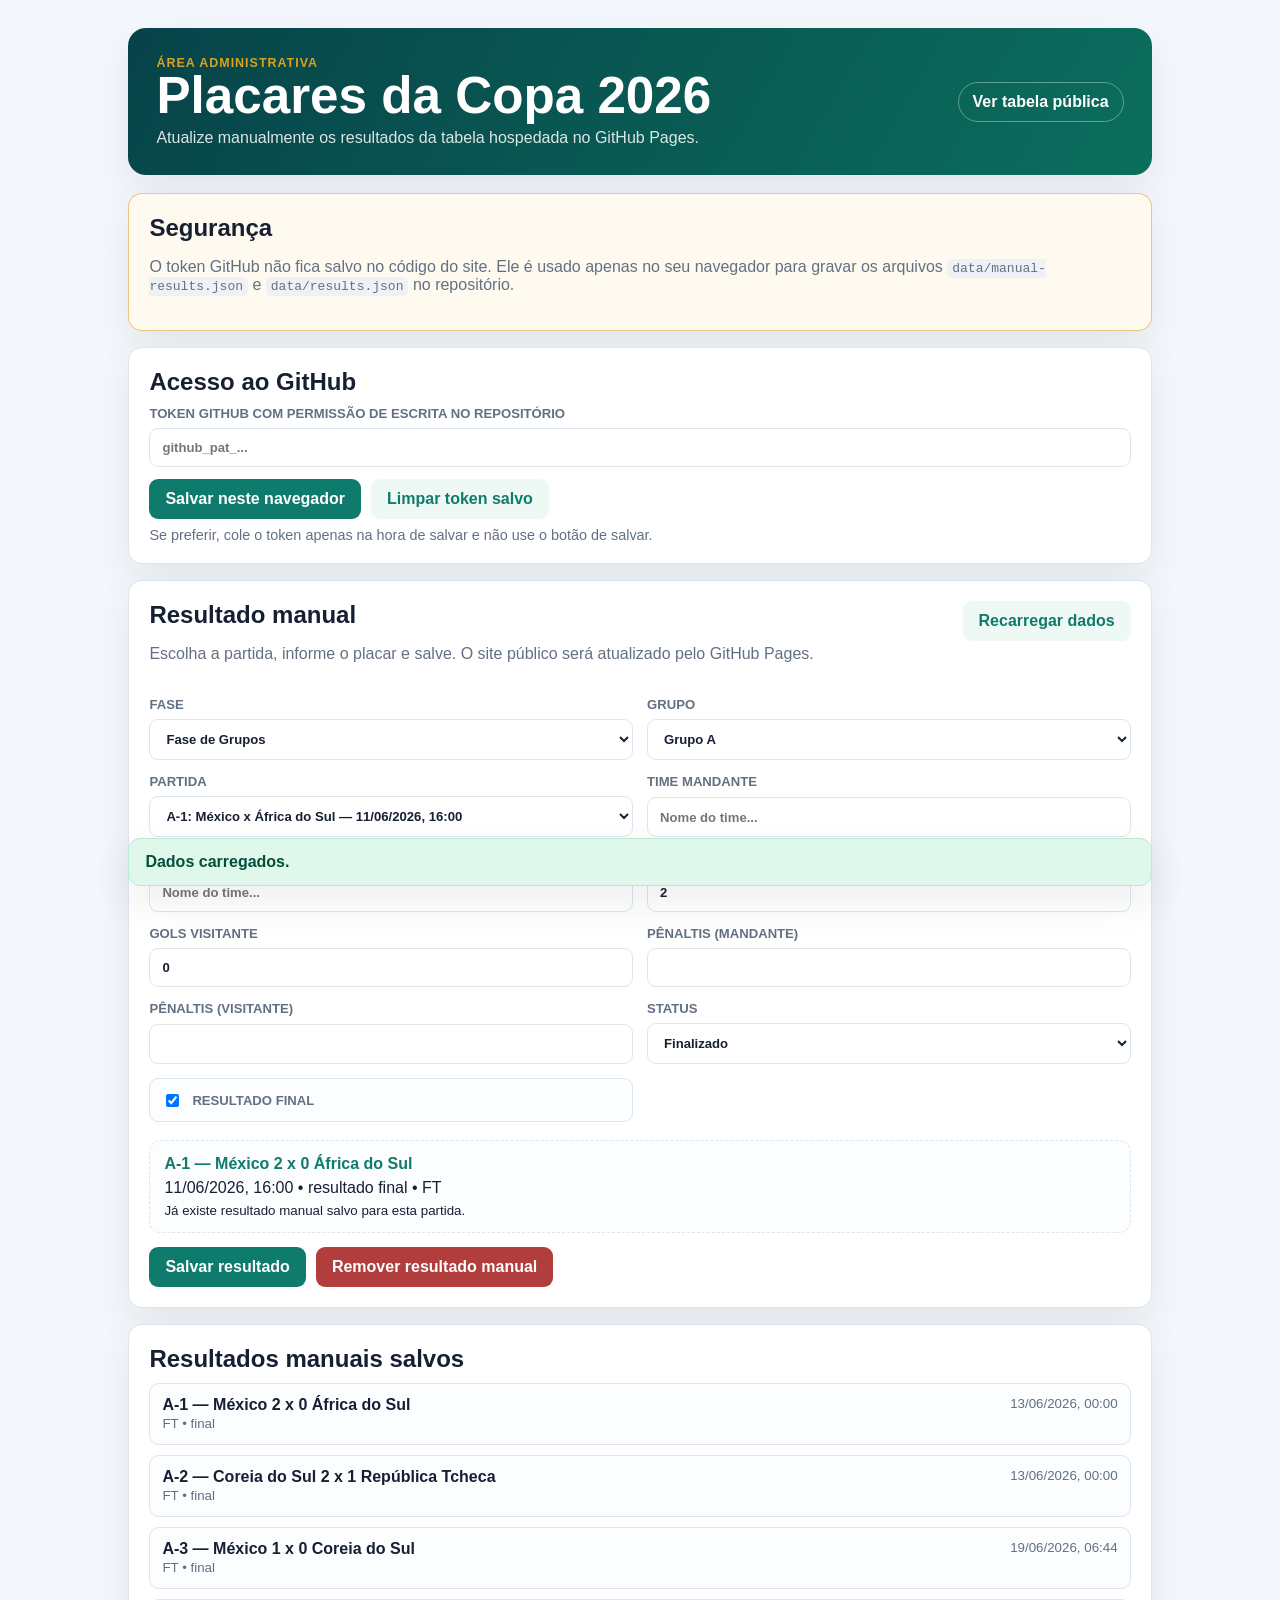
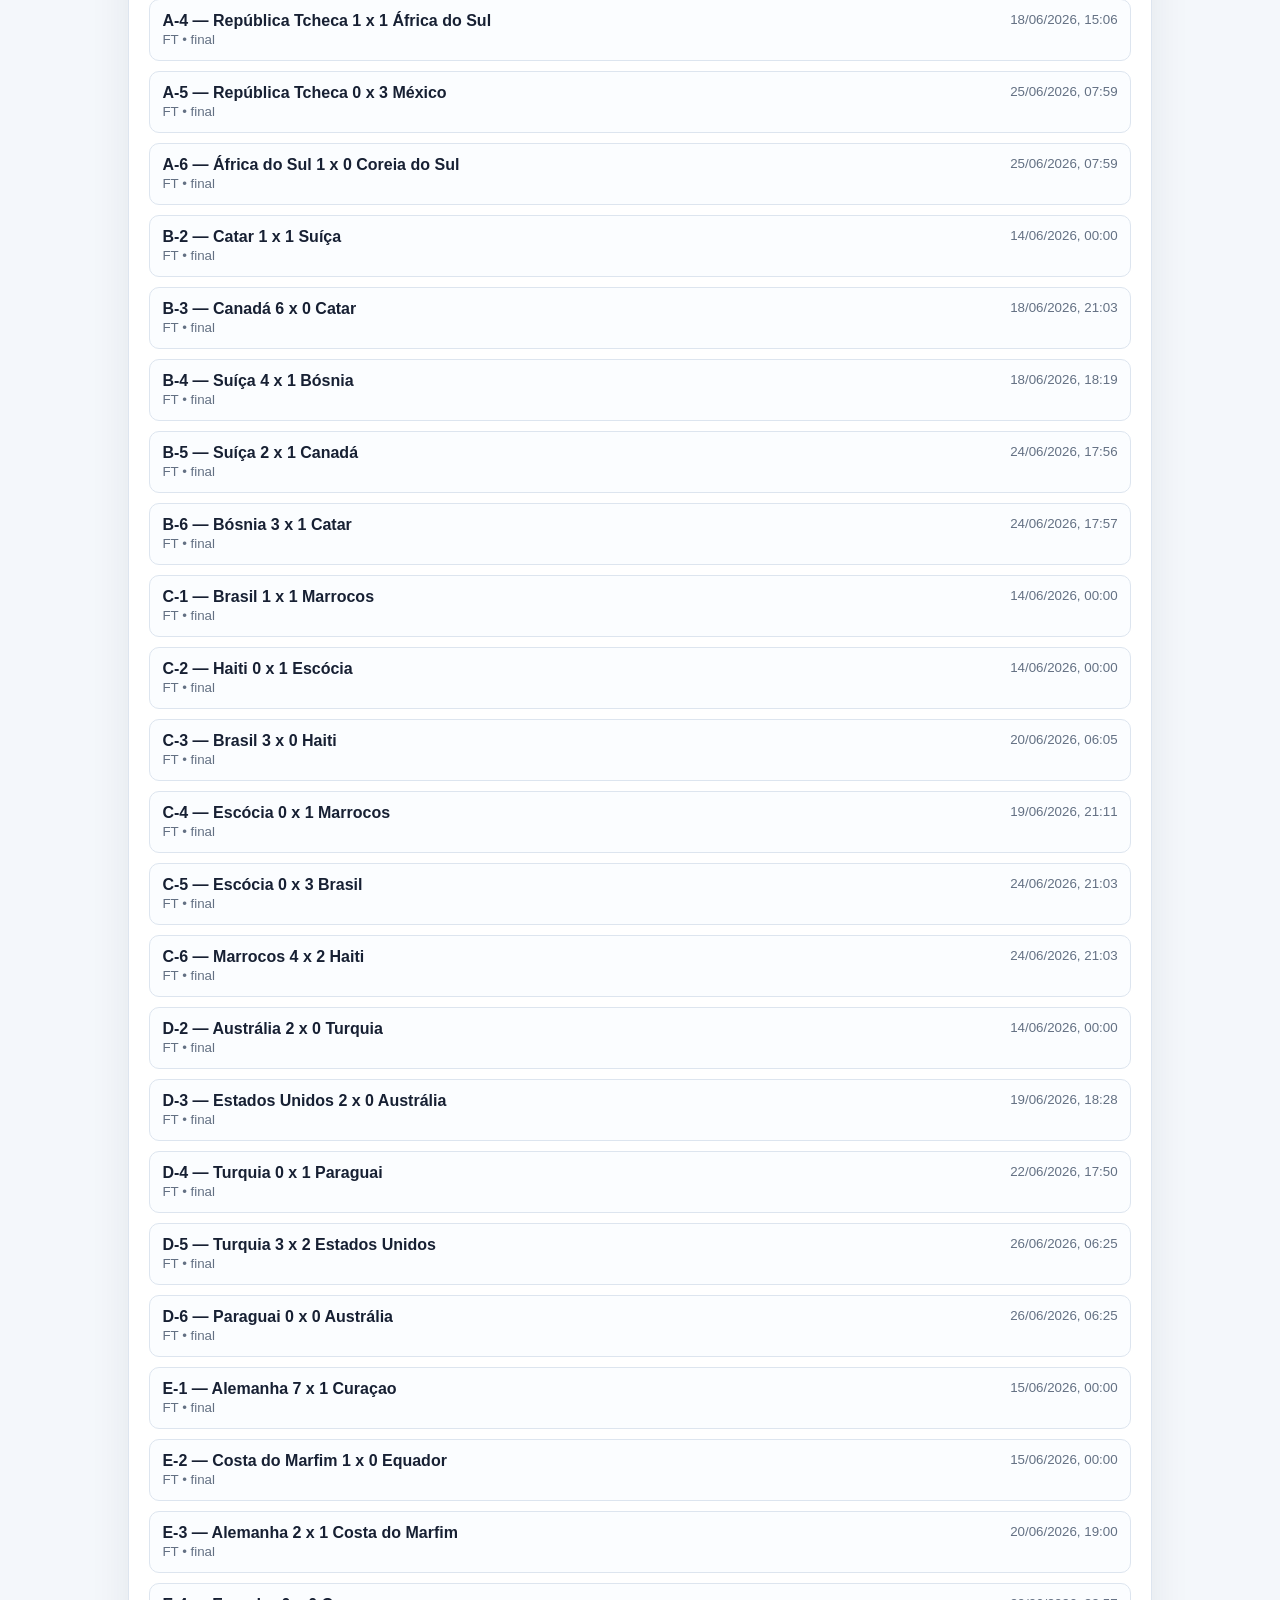
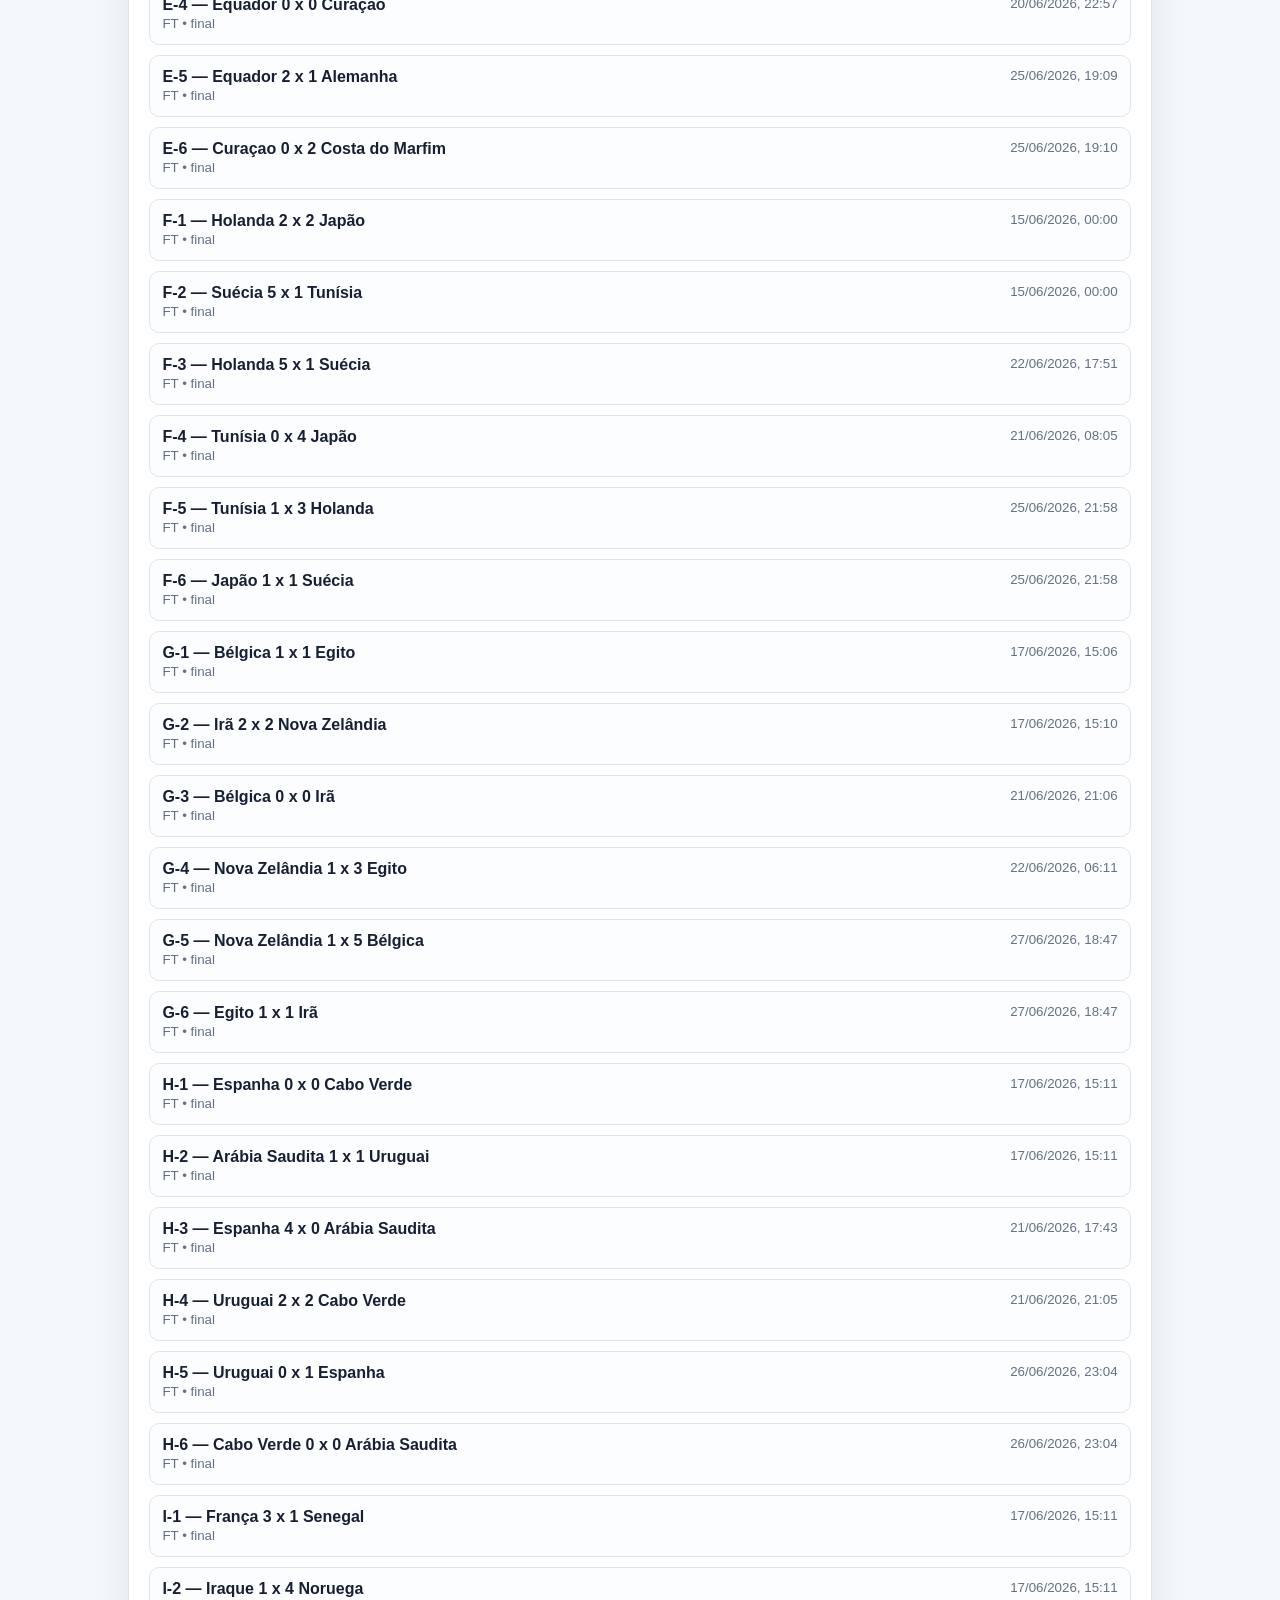
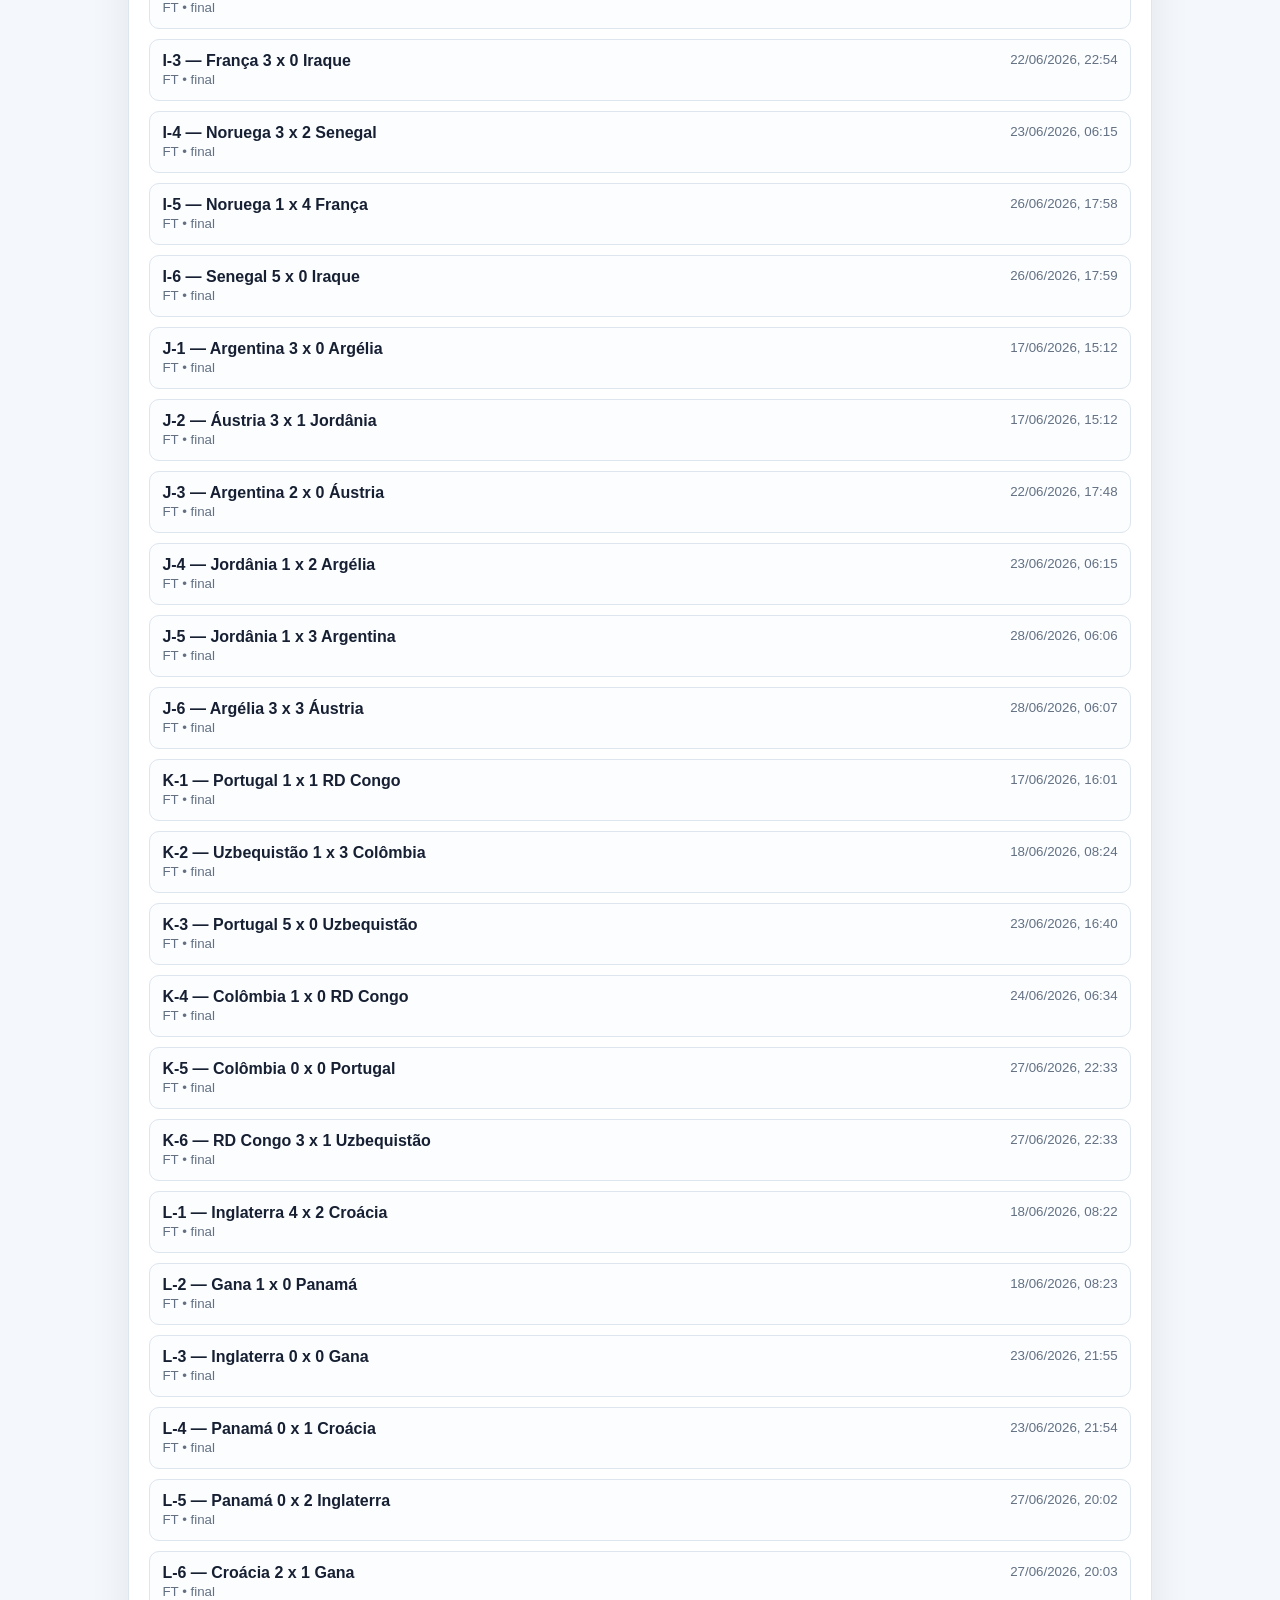
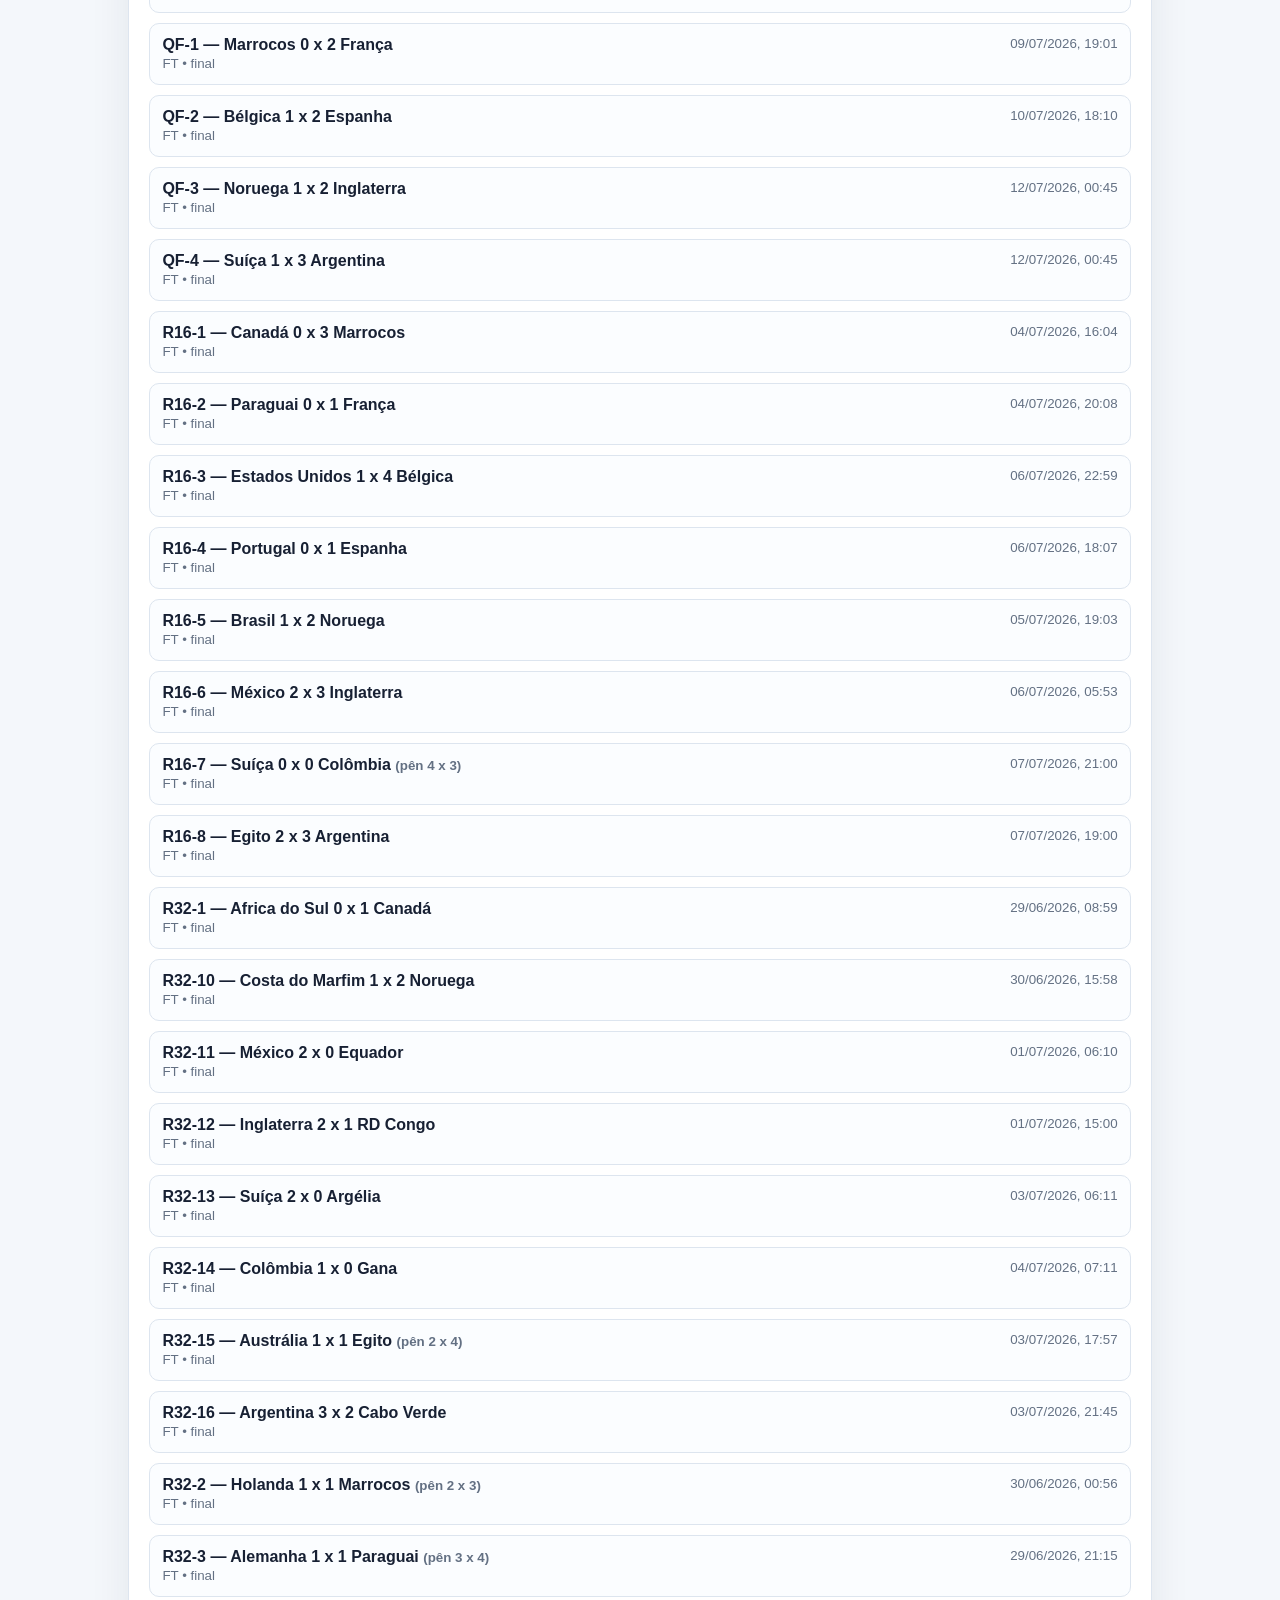
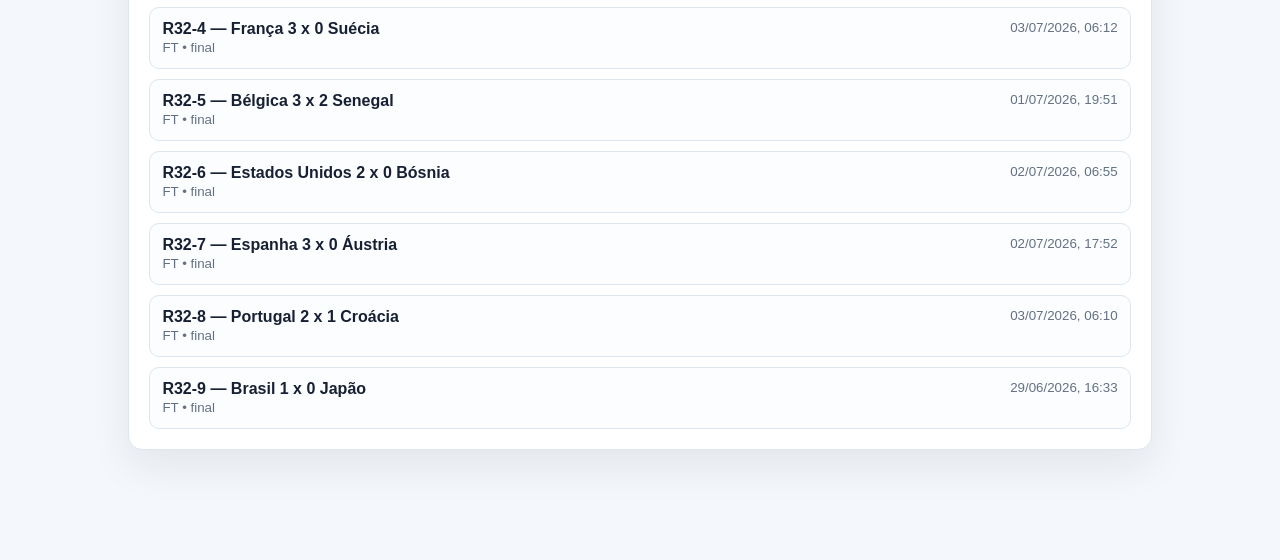
<file: admin.html>
<!doctype html>
<html lang="pt-BR">
  <head>
    <meta charset="utf-8" />
    <meta name="viewport" content="width=device-width, initial-scale=1" />
    <title>Admin — Copa do Mundo 2026</title>
    <link rel="stylesheet" href="admin.css" />
  </head>
  <body>
    <main class="admin-shell">
      <header class="admin-header">
        <div>
          <p class="eyebrow">Área administrativa</p>
          <h1>Placares da Copa 2026</h1>
          <p>Atualize manualmente os resultados da tabela hospedada no GitHub Pages.</p>
        </div>
        <a class="public-link" href="./">Ver tabela pública</a>
      </header>

      <section class="panel warning-panel">
        <h2>Segurança</h2>
        <p>
          O token GitHub não fica salvo no código do site. Ele é usado apenas no seu navegador para gravar
          os arquivos <code>data/manual-results.json</code> e <code>data/results.json</code> no repositório.
        </p>
      </section>

      <section class="panel token-panel">
        <h2>Acesso ao GitHub</h2>
        <label>
          Token GitHub com permissão de escrita no repositório
          <input id="tokenInput" type="password" autocomplete="off" placeholder="github_pat_..." />
        </label>
        <div class="inline-actions">
          <button id="saveTokenButton" type="button">Salvar neste navegador</button>
          <button id="clearTokenButton" type="button" class="ghost">Limpar token salvo</button>
        </div>
        <p class="hint">Se preferir, cole o token apenas na hora de salvar e não use o botão de salvar.</p>
      </section>

      <section class="panel">
        <div class="panel-heading">
          <div>
            <h2>Resultado manual</h2>
            <p>Escolha a partida, informe o placar e salve. O site público será atualizado pelo GitHub Pages.</p>
          </div>
          <button id="reloadButton" type="button" class="ghost">Recarregar dados</button>
        </div>

        <div class="form-grid">
          <label>
            Fase
            <select id="phaseSelect">
              <option value="groups">Fase de Grupos</option>
              <option value="R32">16avos de Final</option>
              <option value="R16">Oitavas de Final</option>
              <option value="QF">Quartas de Final</option>
              <option value="SF">Semifinais</option>
              <option value="3RD">3º Lugar</option>
              <option value="FINAL">Final</option>
            </select>
          </label>
          <label id="groupLabel">
            Grupo
            <select id="groupSelect"></select>
          </label>
          <label>
            Partida
            <select id="matchSelect"></select>
          </label>
          <label id="knockoutHomeLabel" class="knockout-team" hidden>
            Time mandante
            <input id="knockoutHomeInput" type="text" placeholder="Nome do time..." />
          </label>
          <label id="knockoutAwayLabel" class="knockout-team" hidden>
            Time visitante
            <input id="knockoutAwayInput" type="text" placeholder="Nome do time..." />
          </label>
          <label>
            Gols mandante
            <input id="homeGoalsInput" type="number" min="0" step="1" inputmode="numeric" />
          </label>
          <label>
            Gols visitante
            <input id="awayGoalsInput" type="number" min="0" step="1" inputmode="numeric" />
          </label>
          <label id="penaltyHomeLabel" class="penalty-field" hidden>
            Pênaltis (mandante)
            <input id="penaltyHomeInput" type="number" min="0" step="1" inputmode="numeric" />
          </label>
          <label id="penaltyAwayLabel" class="penalty-field" hidden>
            Pênaltis (visitante)
            <input id="penaltyAwayInput" type="number" min="0" step="1" inputmode="numeric" />
          </label>
          <label>
            Status
            <select id="statusSelect">
              <option value="FT">Finalizado</option>
              <option value="AET">Prorrogação</option>
              <option value="PEN">Pênaltis</option>
              <option value="LIVE">Em andamento</option>
            </select>
          </label>
          <label class="checkbox-label">
            <input id="finalCheckbox" type="checkbox" checked />
            Resultado final
          </label>
        </div>

        <article id="matchPreview" class="match-preview" aria-live="polite"></article>

        <div class="inline-actions">
          <button id="saveResultButton" type="button">Salvar resultado</button>
          <button id="removeResultButton" type="button" class="danger">Remover resultado manual</button>
        </div>
      </section>

      <section class="panel">
        <h2>Resultados manuais salvos</h2>
        <div id="manualResultsList" class="results-list"></div>
      </section>

      <section id="statusBox" class="status-box" aria-live="polite"></section>
    </main>

    <script src="admin.js"></script>
  </body>
</html>
</file>
<file: admin.css>
:root {
  --bg: #f4f7fb;
  --panel: #ffffff;
  --text: #172033;
  --muted: #637083;
  --line: #dde5ef;
  --primary: #0f7b6c;
  --primary-dark: #095f54;
  --accent: #d8a222;
  --danger: #b13d3d;
  --danger-dark: #8f2f2f;
  --shadow: 0 16px 40px rgba(23, 32, 51, 0.08);
}

* { box-sizing: border-box; }

body {
  margin: 0;
  color: var(--text);
  background: var(--bg);
  font-family: Inter, "Segoe UI", Arial, sans-serif;
}

button, input, select { font: inherit; }

.admin-shell {
  width: min(1100px, 100%);
  margin: 0 auto;
  padding: 28px clamp(14px, 3vw, 40px) 46px;
}

.admin-header {
  display: flex;
  align-items: center;
  justify-content: space-between;
  gap: 20px;
  margin-bottom: 18px;
  padding: 28px;
  border-radius: 18px;
  color: #fff;
  background: linear-gradient(120deg, #074349, #0b6e5d);
  box-shadow: var(--shadow);
}

.admin-header h1 { margin: 0 0 8px; font-size: clamp(2rem, 4vw, 3.4rem); line-height: 1; }
.admin-header p { margin: 0; color: rgba(255,255,255,.86); }
.eyebrow { color: var(--accent)!important; font-size: .78rem; font-weight: 900; letter-spacing: .08em; text-transform: uppercase; }

.public-link {
  flex: 0 0 auto;
  border: 1px solid rgba(255,255,255,.35);
  border-radius: 999px;
  padding: 10px 14px;
  color: #fff;
  text-decoration: none;
  font-weight: 800;
}

.panel {
  margin-bottom: 16px;
  padding: 20px;
  border: 1px solid var(--line);
  border-radius: 14px;
  background: var(--panel);
  box-shadow: var(--shadow);
}

.panel h2 { margin: 0 0 10px; }
.panel p { color: var(--muted); }
.warning-panel { border-color: rgba(216,162,34,.55); background: #fffaf0; }
.panel-heading { display: flex; align-items: flex-start; justify-content: space-between; gap: 16px; }

label {
  display: grid;
  gap: 7px;
  color: var(--muted);
  font-size: .82rem;
  font-weight: 800;
  text-transform: uppercase;
}

input, select {
  width: 100%;
  border: 1px solid var(--line);
  border-radius: 9px;
  padding: 11px 12px;
  color: var(--text);
  background: #fff;
}

code {
  border-radius: 5px;
  padding: 2px 5px;
  background: #eef2f7;
}

.form-grid {
  display: grid;
  grid-template-columns: repeat(2, minmax(0, 1fr));
  gap: 14px;
  margin: 18px 0;
}

.checkbox-label {
  display: flex;
  align-items: center;
  gap: 10px;
  min-height: 44px;
  align-self: end;
  padding: 10px 12px;
  border: 1px solid var(--line);
  border-radius: 9px;
  background: #fbfdff;
}
.checkbox-label input { width: auto; }

.inline-actions { display: flex; flex-wrap: wrap; gap: 10px; margin-top: 12px; }
button {
  border: 0;
  border-radius: 9px;
  padding: 11px 16px;
  color: #fff;
  background: var(--primary);
  cursor: pointer;
  font-weight: 800;
}
button:hover { background: var(--primary-dark); }
button.ghost { color: var(--primary); background: #eef8f4; }
button.danger { background: var(--danger); }
button.danger:hover { background: var(--danger-dark); }
button:disabled { opacity: .55; cursor: wait; }

.hint { margin: 8px 0 0; font-size: .9rem; }
.match-preview {
  display: grid;
  gap: 6px;
  margin: 14px 0;
  padding: 14px;
  border: 1px dashed var(--line);
  border-radius: 12px;
  background: #fbfdff;
}
.match-preview strong { color: var(--primary); }

.results-list { display: grid; gap: 10px; }
.result-item {
  display: flex;
  justify-content: space-between;
  gap: 12px;
  padding: 12px;
  border: 1px solid var(--line);
  border-radius: 10px;
  background: #fbfdff;
}
.result-item small { color: var(--muted); }

.status-box {
  display: none;
  position: sticky;
  bottom: 14px;
  padding: 14px 16px;
  border-radius: 12px;
  box-shadow: var(--shadow);
  font-weight: 800;
}
.status-box.show { display: block; }
.status-box.ok { color: #064e3b; background: #dff8eb; border: 1px solid #b7ebd0; }
.status-box.error { color: #7f1d1d; background: #fee2e2; border: 1px solid #fecaca; }
.status-box.info { color: #1e3a8a; background: #dbeafe; border: 1px solid #bfdbfe; }

@media (max-width: 760px) {
  .admin-header, .panel-heading { display: grid; }
  .public-link { width: fit-content; }
  .form-grid { grid-template-columns: 1fr; }
  .result-item { display: grid; }
}
</file>
